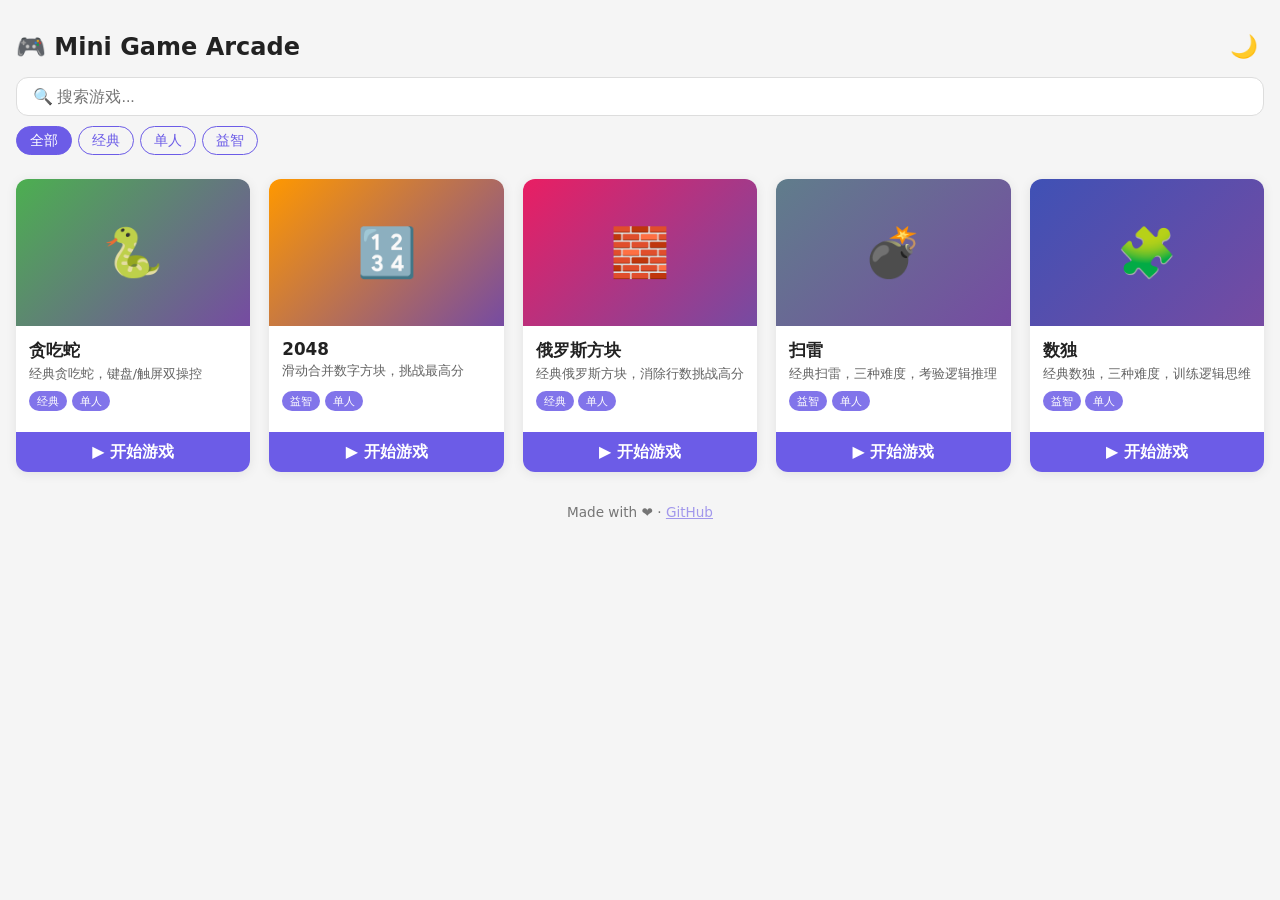
<file: index.html>
<!DOCTYPE html>
<html lang="zh-CN">
<head>
  <meta charset="UTF-8">
  <meta name="viewport" content="width=device-width, initial-scale=1.0">
  <title>🎮 Mini Game Arcade</title>
  <link rel="stylesheet" href="style.css">
</head>
<body>
  <header>
    <h1>🎮 Mini Game Arcade</h1>
    <button id="theme-toggle" aria-label="切换主题">🌙</button>
  </header>

  <div class="toolbar">
    <input type="search" id="search" placeholder="🔍 搜索游戏...">
    <div class="tags" id="tags"></div>
  </div>

  <main class="grid" id="game-grid"></main>

  <footer>Made with ❤️ · <a href="https://github.com/yuwl/Mini-Game-Arcade" target="_blank">GitHub</a></footer>

  <script src="app.js"></script>
</body>
</html>
</file>
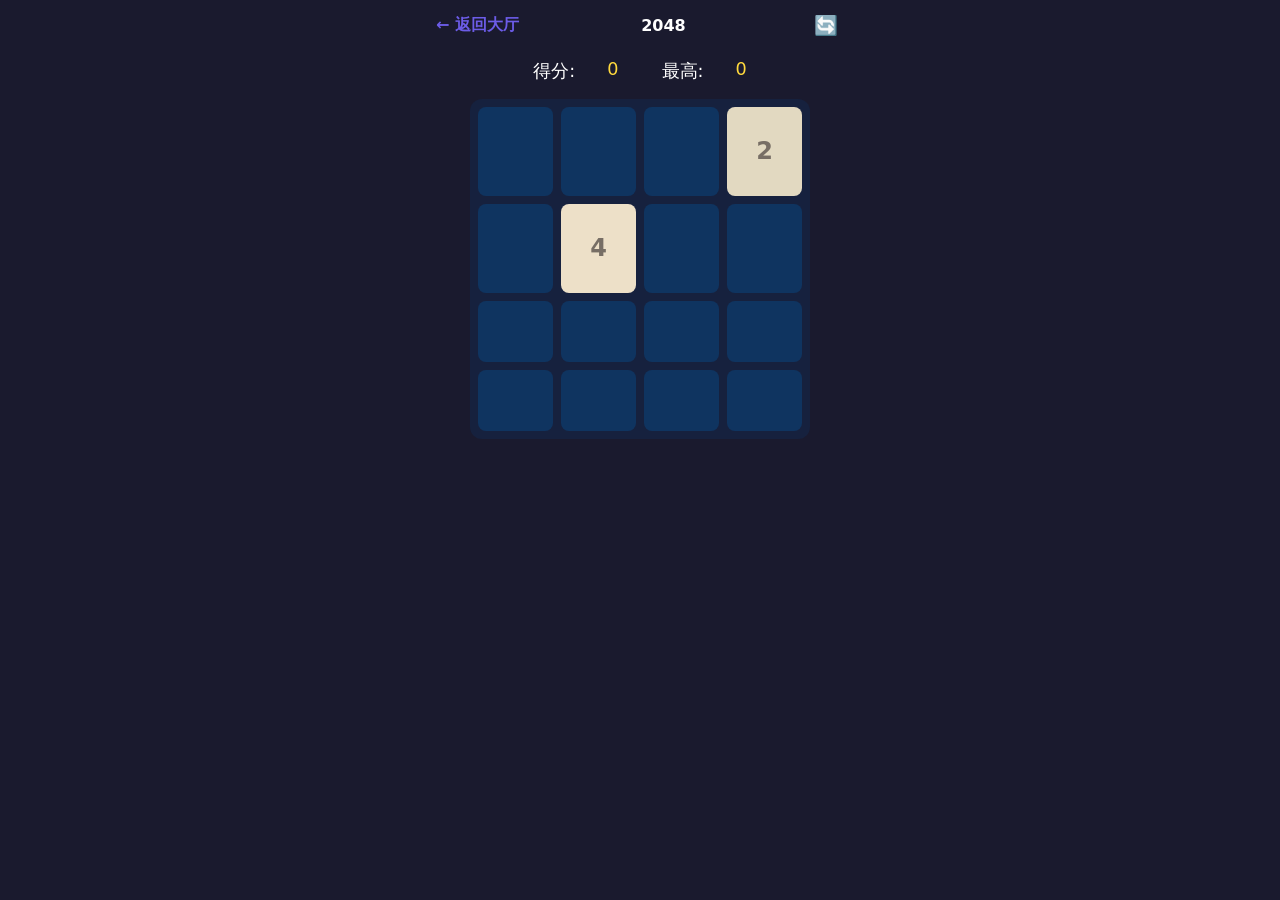
<file: games/2048/index.html>
<!DOCTYPE html>
<html lang="zh-CN">
<head>
  <meta charset="UTF-8">
  <meta name="viewport" content="width=device-width, initial-scale=1.0">
  <title>2048 - Mini Game Arcade</title>
  <style>
    * { margin: 0; box-sizing: border-box; }
    body {
      font-family: system-ui, sans-serif;
      background: #1a1a2e;
      color: #fff;
      min-height: 100vh;
      display: flex;
      flex-direction: column;
      align-items: center;
    }
    .top-bar {
      width: 100%; max-width: 440px;
      display: flex; justify-content: space-between; align-items: center;
      padding: .8rem 1rem;
    }
    .top-bar a { color: #6c5ce7; text-decoration: none; font-weight: 600; }
    .top-bar button {
      background: none; border: none; color: #fff; font-size: 1.2rem; cursor: pointer;
    }
    .score-bar {
      display: flex; gap: 2rem; justify-content: center;
      padding: .5rem; font-size: 1.1rem;
    }
    .score-bar span { color: #ffd93d; }
    .board {
      display: grid;
      grid-template-columns: repeat(4, 1fr);
      gap: 8px;
      background: #16213e;
      border-radius: 12px;
      padding: 8px;
      width: 340px; height: 340px;
      margin-top: .5rem;
      touch-action: none;
    }
    .tile {
      display: flex; align-items: center; justify-content: center;
      border-radius: 8px;
      font-size: 1.5rem;
      font-weight: 700;
      background: #0f3460;
      transition: all .1s;
    }
    .tile[data-value="2"] { background: #e2d9c1; color: #776e65; }
    .tile[data-value="4"] { background: #ede0c8; color: #776e65; }
    .tile[data-value="8"] { background: #f2b179; color: #fff; }
    .tile[data-value="16"] { background: #f59563; color: #fff; }
    .tile[data-value="32"] { background: #f67c5f; color: #fff; }
    .tile[data-value="64"] { background: #f65e3b; color: #fff; }
    .tile[data-value="128"] { background: #edcf72; color: #fff; font-size: 1.3rem; }
    .tile[data-value="256"] { background: #edcc61; color: #fff; font-size: 1.3rem; }
    .tile[data-value="512"] { background: #edc850; color: #fff; font-size: 1.3rem; }
    .tile[data-value="1024"] { background: #edc53f; color: #fff; font-size: 1.1rem; }
    .tile[data-value="2048"] { background: #edc22e; color: #fff; font-size: 1.1rem; }
    .msg {
      margin-top: 1rem;
      font-size: 1.2rem;
      min-height: 1.5rem;
      color: #ff6b6b;
    }
  </style>
</head>
<body>
  <div class="top-bar">
    <a href="../../">← 返回大厅</a>
    <strong>2048</strong>
    <button onclick="resetGame()">🔄</button>
  </div>
  <div class="score-bar">
    得分: <span id="score">0</span>
    &nbsp;&nbsp;最高: <span id="best">0</span>
  </div>
  <div class="board" id="board"></div>
  <div class="msg" id="msg"></div>

  <script>
    const boardEl = document.getElementById('board');
    const scoreEl = document.getElementById('score');
    const bestEl = document.getElementById('best');
    const msgEl = document.getElementById('msg');

    let grid, score, best, won;
    best = parseInt(localStorage.getItem('2048-best') || '0');
    bestEl.textContent = best;

    function resetGame() {
      grid = Array.from({length: 4}, () => Array(4).fill(0));
      score = 0; won = false;
      scoreEl.textContent = '0';
      msgEl.textContent = '';
      addRandom();
      addRandom();
      render();
    }

    function addRandom() {
      const empty = [];
      for (let r=0;r<4;r++) for (let c=0;c<4;c++) if (!grid[r][c]) empty.push({r,c});
      if (!empty.length) return;
      const {r,c} = empty[Math.floor(Math.random()*empty.length)];
      grid[r][c] = Math.random() < .9 ? 2 : 4;
    }

    function render() {
      boardEl.innerHTML = '';
      for (let r=0;r<4;r++) {
        for (let c=0;c<4;c++) {
          const tile = document.createElement('div');
          tile.className = 'tile';
          const v = grid[r][c];
          if (v) {
            tile.textContent = v;
            tile.dataset.value = v;
          }
          boardEl.appendChild(tile);
        }
      }
    }

    function slide(row) {
      let arr = row.filter(v => v);
      let merged = false;
      for (let i=0;i<arr.length-1;i++) {
        if (arr[i] === arr[i+1]) {
          arr[i] *= 2;
          score += arr[i];
          if (arr[i] === 2048 && !won) { won = true; msgEl.textContent = '🎉 你赢了！继续挑战？'; }
          arr.splice(i+1,1);
          merged = true;
        }
      }
      while (arr.length < 4) arr.push(0);
      return arr;
    }

    function move(direction) {
      let moved = false;
      const prev = JSON.stringify(grid);

      if (direction === 'left') {
        for (let r=0;r<4;r++) grid[r] = slide(grid[r]);
      } else if (direction === 'right') {
        for (let r=0;r<4;r++) grid[r] = slide(grid[r].reverse()).reverse();
      } else if (direction === 'up') {
        for (let c=0;c<4;c++) {
          let col = [grid[0][c],grid[1][c],grid[2][c],grid[3][c]];
          col = slide(col);
          for (let r=0;r<4;r++) grid[r][c] = col[r];
        }
      } else if (direction === 'down') {
        for (let c=0;c<4;c++) {
          let col = [grid[3][c],grid[2][c],grid[1][c],grid[0][c]];
          col = slide(col);
          for (let r=0;r<4;r++) grid[r][c] = col[3-r];
        }
      }

      if (JSON.stringify(grid) !== prev) {
        addRandom();
        render();
        scoreEl.textContent = score;
        if (score > best) {
          best = score;
          localStorage.setItem('2048-best', best);
          bestEl.textContent = best;
        }
        if (isGameOver()) msgEl.textContent = '游戏结束！';
      }
    }

    function isGameOver() {
      for (let r=0;r<4;r++) for (let c=0;c<4;c++) {
        if (!grid[r][c]) return false;
        if (c<3 && grid[r][c]===grid[r][c+1]) return false;
        if (r<3 && grid[r][c]===grid[r+1][c]) return false;
      }
      return true;
    }

    // 键盘
    document.addEventListener('keydown', e => {
      switch(e.key) {
        case 'ArrowLeft': case 'a': move('left'); break;
        case 'ArrowRight': case 'd': move('right'); break;
        case 'ArrowUp': case 'w': move('up'); break;
        case 'ArrowDown': case 's': move('down'); break;
      }
    });

    // 触屏
    let ts = null;
    boardEl.addEventListener('touchstart', e => {
      ts = {x: e.touches[0].clientX, y: e.touches[0].clientY};
    });
    boardEl.addEventListener('touchend', e => {
      if (!ts) return;
      const dx = e.changedTouches[0].clientX - ts.x;
      const dy = e.changedTouches[0].clientY - ts.y;
      if (Math.max(Math.abs(dx),Math.abs(dy)) < 30) return;
      if (Math.abs(dx) > Math.abs(dy)) {
        move(dx > 0 ? 'right' : 'left');
      } else {
        move(dy > 0 ? 'down' : 'up');
      }
      ts = null;
    });

    resetGame();
  </script>
</body>
</html>
</file>
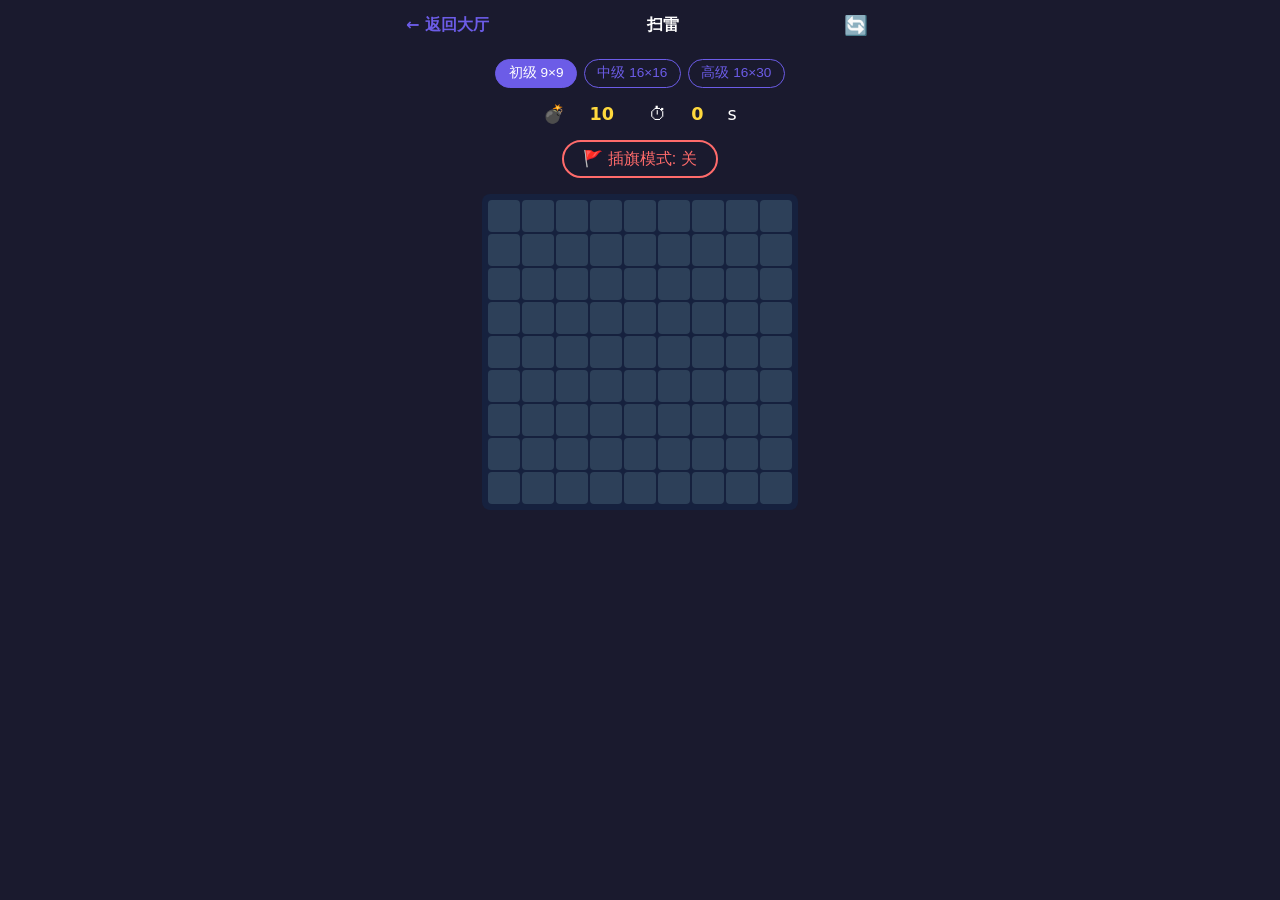
<file: games/minesweeper/index.html>
<!DOCTYPE html>
<html lang="zh-CN">
<head>
  <meta charset="UTF-8">
  <meta name="viewport" content="width=device-width, initial-scale=1.0">
  <title>扫雷 - Mini Game Arcade</title>
  <style>
    * { margin: 0; box-sizing: border-box; }
    body {
      font-family: system-ui, sans-serif;
      background: #1a1a2e;
      color: #fff;
      min-height: 100vh;
      display: flex;
      flex-direction: column;
      align-items: center;
      user-select: none;
    }
    .top-bar {
      width: 100%; max-width: 500px;
      display: flex; justify-content: space-between; align-items: center;
      padding: .8rem 1rem;
    }
    .top-bar a { color: #6c5ce7; text-decoration: none; font-weight: 600; }
    .top-bar button {
      background: none; border: none; color: #fff; font-size: 1.2rem; cursor: pointer;
    }
    .status-bar {
      display: flex; gap: 1.5rem; justify-content: center; align-items: center;
      padding: .5rem; font-size: 1.1rem;
    }
    .status-bar .val { color: #ffd93d; font-weight: 700; }
    .difficulty {
      display: flex; gap: .4rem; margin: .5rem 0;
    }
    .difficulty button {
      padding: .3rem .8rem; border-radius: 20px;
      border: 1px solid #6c5ce7; background: transparent;
      color: #6c5ce7; cursor: pointer; font-size: .85rem;
      transition: all .2s;
    }
    .difficulty button.active { background: #6c5ce7; color: #fff; }
    .flag-toggle {
      margin: .5rem 0;
      padding: .4rem 1.2rem; border-radius: 20px;
      border: 2px solid #ff6b6b; background: transparent;
      color: #ff6b6b; cursor: pointer; font-size: 1rem;
      transition: all .2s;
    }
    .flag-toggle.active { background: #ff6b6b; color: #fff; }
    .board {
      display: inline-grid;
      gap: 2px;
      background: #16213e;
      border-radius: 8px;
      padding: 6px;
      margin-top: .5rem;
    }
    .cell {
      width: 32px; height: 32px;
      display: flex; align-items: center; justify-content: center;
      border-radius: 4px;
      font-size: .85rem; font-weight: 700;
      cursor: pointer;
      transition: background .1s;
    }
    .cell.hidden { background: #2d4059; }
    .cell.hidden:hover { background: #3b5278; }
    .cell.revealed { background: #0f3460; }
    .cell.mine { background: #ff6b6b; }
    .cell.flagged::after { content: '🚩'; }
    .cell[data-n="1"] { color: #74b9ff; }
    .cell[data-n="2"] { color: #00b894; }
    .cell[data-n="3"] { color: #ff6b6b; }
    .cell[data-n="4"] { color: #a29bfe; }
    .cell[data-n="5"] { color: #fdcb6e; }
    .cell[data-n="6"] { color: #00cec9; }
    .cell[data-n="7"] { color: #e17055; }
    .cell[data-n="8"] { color: #dfe6e9; }
    .msg {
      margin-top: .8rem; font-size: 1.2rem;
      min-height: 1.8rem; text-align: center;
    }
    .msg.win { color: #00b894; }
    .msg.lose { color: #ff6b6b; }
    @media (max-width: 400px) {
      .cell { width: 26px; height: 26px; font-size: .75rem; }
    }
  </style>
</head>
<body>
  <div class="top-bar">
    <a href="../../">← 返回大厅</a>
    <strong>扫雷</strong>
    <button onclick="startGame()">🔄</button>
  </div>

  <div class="difficulty" id="diff">
    <button class="active" data-level="easy">初级 9×9</button>
    <button data-level="medium">中级 16×16</button>
    <button data-level="hard">高级 16×30</button>
  </div>

  <div class="status-bar">
    💣 <span class="val" id="mine-count">10</span>
    &nbsp;&nbsp;⏱ <span class="val" id="timer">0</span>s
  </div>

  <button class="flag-toggle" id="flag-btn" onclick="toggleFlagMode()">🚩 插旗模式: 关</button>

  <div class="board" id="board"></div>
  <div class="msg" id="msg"></div>

  <script>
    const LEVELS = {
      easy:   { rows: 9,  cols: 9,  mines: 10 },
      medium: { rows: 16, cols: 16, mines: 40 },
      hard:   { rows: 16, cols: 30, mines: 99 }
    };

    let level = 'easy', grid, revealed, flagged, mineSet;
    let rows, cols, totalMines, gameOver, won, firstClick, flagMode;
    let timerInterval, seconds;

    // 难度选择
    document.getElementById('diff').addEventListener('click', e => {
      if (e.target.tagName !== 'BUTTON') return;
      level = e.target.dataset.level;
      document.querySelectorAll('#diff button').forEach(b => b.classList.remove('active'));
      e.target.classList.add('active');
      startGame();
    });

    let flagBtn = document.getElementById('flag-btn');
    function toggleFlagMode() {
      flagMode = !flagMode;
      flagBtn.classList.toggle('active', flagMode);
      flagBtn.textContent = `🚩 插旗模式: ${flagMode ? '开' : '关'}`;
    }

    function startGame() {
      const cfg = LEVELS[level];
      rows = cfg.rows; cols = cfg.cols; totalMines = cfg.mines;
      grid = Array.from({length: rows}, () => Array(cols).fill(0));
      revealed = Array.from({length: rows}, () => Array(cols).fill(false));
      flagged = Array.from({length: rows}, () => Array(cols).fill(false));
      mineSet = new Set();
      gameOver = false; won = false; firstClick = true;
      flagMode = false;
      flagBtn.classList.remove('active');
      flagBtn.textContent = '🚩 插旗模式: 关';
      seconds = 0;
      clearInterval(timerInterval);
      document.getElementById('timer').textContent = '0';
      document.getElementById('mine-count').textContent = totalMines;
      document.getElementById('msg').textContent = '';
      document.getElementById('msg').className = 'msg';
      renderBoard();
    }

    function placeMines(safeR, safeC) {
      let placed = 0;
      while (placed < totalMines) {
        const r = Math.floor(Math.random() * rows);
        const c = Math.floor(Math.random() * cols);
        if (Math.abs(r - safeR) <= 1 && Math.abs(c - safeC) <= 1) continue;
        const key = r * cols + c;
        if (mineSet.has(key)) continue;
        mineSet.add(key);
        grid[r][c] = -1;
        placed++;
      }
      // 计算数字
      for (let r = 0; r < rows; r++) {
        for (let c = 0; c < cols; c++) {
          if (grid[r][c] === -1) continue;
          let count = 0;
          for (let dr = -1; dr <= 1; dr++) {
            for (let dc = -1; dc <= 1; dc++) {
              const nr = r+dr, nc = c+dc;
              if (nr >= 0 && nr < rows && nc >= 0 && nc < cols && grid[nr][nc] === -1) count++;
            }
          }
          grid[r][c] = count;
        }
      }
    }

    function renderBoard() {
      const board = document.getElementById('board');
      board.style.gridTemplateColumns = `repeat(${cols}, 1fr)`;
      board.innerHTML = '';
      for (let r = 0; r < rows; r++) {
        for (let c = 0; c < cols; c++) {
          const cell = document.createElement('div');
          cell.className = 'cell';
          cell.dataset.r = r;
          cell.dataset.c = c;
          updateCell(cell, r, c);
          cell.addEventListener('click', () => onCellClick(r, c));
          cell.addEventListener('contextmenu', e => { e.preventDefault(); onFlag(r, c); });
          // 长按插旗（移动端）
          let longPress;
          cell.addEventListener('touchstart', e => {
            longPress = setTimeout(() => { onFlag(r, c); longPress = -1; }, 400);
          });
          cell.addEventListener('touchend', e => {
            if (longPress === -1) { e.preventDefault(); } else { clearTimeout(longPress); }
          });
          board.appendChild(cell);
        }
      }
    }

    function updateCell(cell, r, c) {
      if (revealed[r][c]) {
        cell.classList.remove('hidden', 'flagged');
        cell.classList.add('revealed');
        if (grid[r][c] === -1) {
          cell.classList.add('mine');
          cell.textContent = '💣';
        } else if (grid[r][c] > 0) {
          cell.textContent = grid[r][c];
          cell.dataset.n = grid[r][c];
        } else {
          cell.textContent = '';
        }
      } else if (flagged[r][c]) {
        cell.className = 'cell hidden flagged';
        cell.textContent = '';
      } else {
        cell.className = 'cell hidden';
        cell.textContent = '';
      }
    }

    function getCell(r, c) {
      return document.querySelector(`.cell[data-r="${r}"][data-c="${c}"]`);
    }

    function onCellClick(r, c) {
      if (gameOver) return;
      if (flagMode) { onFlag(r, c); return; }
      if (flagged[r][c] || revealed[r][c]) return;

      if (firstClick) {
        firstClick = false;
        placeMines(r, c);
        timerInterval = setInterval(() => {
          seconds++;
          document.getElementById('timer').textContent = seconds;
        }, 1000);
      }

      if (grid[r][c] === -1) {
        // 踩雷
        revealAll();
        gameOver = true;
        clearInterval(timerInterval);
        document.getElementById('msg').textContent = '💥 踩到地雷了！';
        document.getElementById('msg').className = 'msg lose';
        return;
      }

      reveal(r, c);
      checkWin();
    }

    function reveal(r, c) {
      if (r < 0 || r >= rows || c < 0 || c >= cols) return;
      if (revealed[r][c] || flagged[r][c]) return;
      revealed[r][c] = true;
      updateCell(getCell(r, c), r, c);
      if (grid[r][c] === 0) {
        for (let dr = -1; dr <= 1; dr++)
          for (let dc = -1; dc <= 1; dc++)
            reveal(r+dr, c+dc);
      }
    }

    function onFlag(r, c) {
      if (gameOver || revealed[r][c]) return;
      flagged[r][c] = !flagged[r][c];
      updateCell(getCell(r, c), r, c);
      const flagCount = flagged.flat().filter(Boolean).length;
      document.getElementById('mine-count').textContent = totalMines - flagCount;
    }

    function revealAll() {
      for (let r = 0; r < rows; r++) {
        for (let c = 0; c < cols; c++) {
          revealed[r][c] = true;
          updateCell(getCell(r, c), r, c);
        }
      }
    }

    function checkWin() {
      let unrevealed = 0;
      for (let r = 0; r < rows; r++)
        for (let c = 0; c < cols; c++)
          if (!revealed[r][c]) unrevealed++;
      if (unrevealed === totalMines) {
        gameOver = true; won = true;
        clearInterval(timerInterval);
        document.getElementById('msg').textContent = `🎉 恭喜通关！用时 ${seconds} 秒`;
        document.getElementById('msg').className = 'msg win';
        // 自动插旗所有雷
        for (let r = 0; r < rows; r++)
          for (let c = 0; c < cols; c++)
            if (!revealed[r][c]) {
              flagged[r][c] = true;
              updateCell(getCell(r, c), r, c);
            }
        document.getElementById('mine-count').textContent = '0';
      }
    }

    startGame();
  </script>
</body>
</html>
</file>
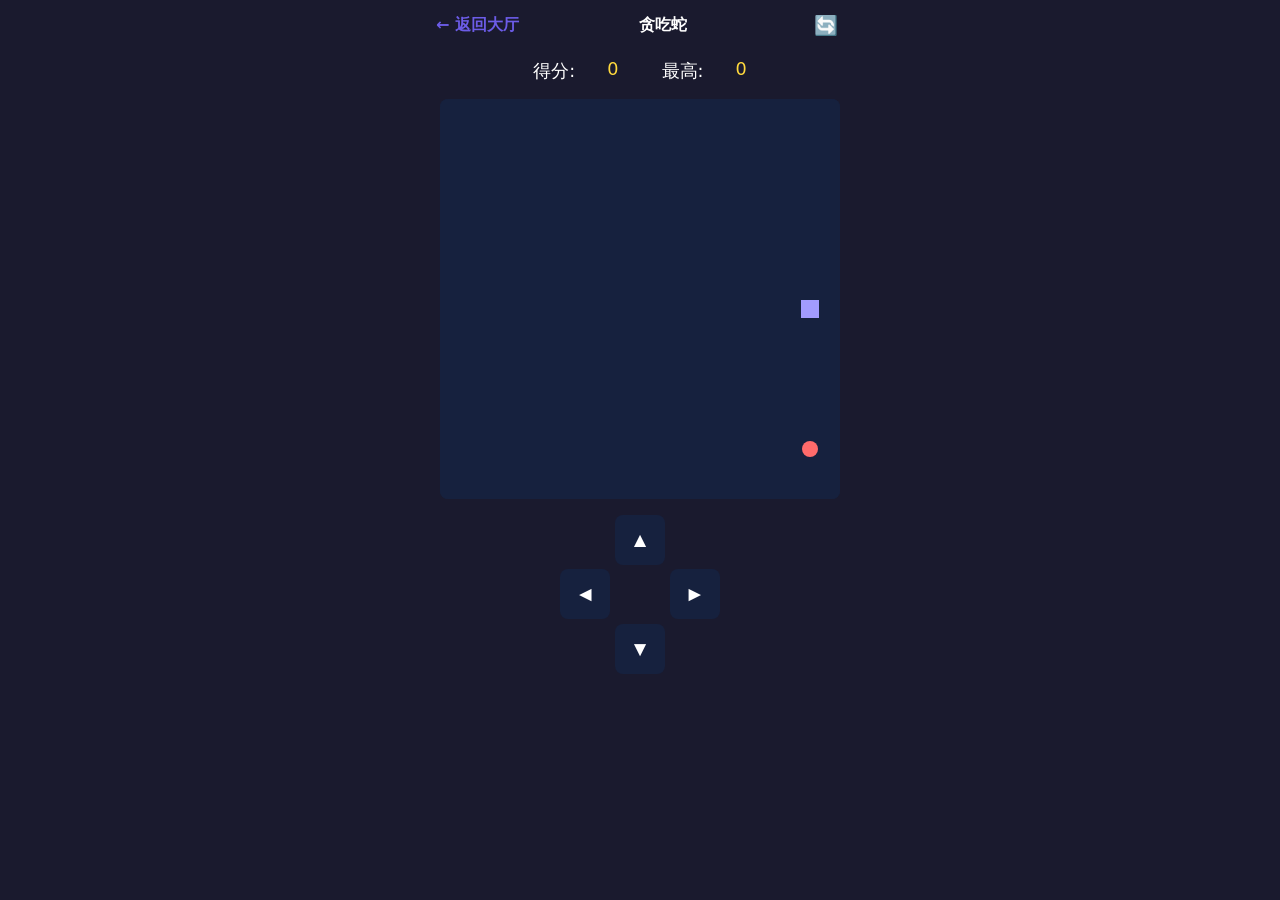
<file: games/snake/index.html>
<!DOCTYPE html>
<html lang="zh-CN">
<head>
  <meta charset="UTF-8">
  <meta name="viewport" content="width=device-width, initial-scale=1.0">
  <title>贪吃蛇 - Mini Game Arcade</title>
  <style>
    * { margin: 0; box-sizing: border-box; }
    body {
      font-family: system-ui, sans-serif;
      background: #1a1a2e;
      color: #fff;
      min-height: 100vh;
      display: flex;
      flex-direction: column;
      align-items: center;
    }
    .top-bar {
      width: 100%; max-width: 440px;
      display: flex; justify-content: space-between; align-items: center;
      padding: .8rem 1rem;
    }
    .top-bar a { color: #6c5ce7; text-decoration: none; font-weight: 600; }
    .top-bar button {
      background: none; border: none; color: #fff; font-size: 1.2rem; cursor: pointer;
    }
    .score-bar {
      display: flex; gap: 2rem; justify-content: center;
      padding: .5rem; font-size: 1.1rem;
    }
    .score-bar span { color: #ffd93d; }
    canvas {
      display: block;
      background: #16213e;
      border-radius: 8px;
      margin-top: .5rem;
      max-width: 100%;
    }
    .controls {
      margin-top: 1rem;
      display: grid;
      grid-template-areas: ". up ." "left . right" ". down .";
      gap: .3rem;
    }
    .controls button {
      width: 50px; height: 50px;
      border: none; border-radius: 8px;
      background: #16213e; color: #fff;
      font-size: 1.3rem; cursor: pointer;
    }
    .controls button:active { background: #6c5ce7; }
    .btn-up { grid-area: up; }
    .btn-down { grid-area: down; }
    .btn-left { grid-area: left; }
    .btn-right { grid-area: right; }
    .game-over {
      position: absolute; top: 50%; left: 50%; transform: translate(-50%,-50%);
      background: rgba(0,0,0,.85); padding: 2rem; border-radius: 12px;
      text-align: center; display: none;
    }
    .game-over h2 { margin-bottom: 1rem; color: #ff6b6b; }
    .game-over button {
      padding: .5rem 1.5rem; border: none; border-radius: 8px;
      background: #6c5ce7; color: #fff; font-size: 1rem; cursor: pointer;
    }
  </style>
</head>
<body>
  <div class="top-bar">
    <a href="../../">← 返回大厅</a>
    <strong>贪吃蛇</strong>
    <button onclick="resetGame()">🔄</button>
  </div>
  <div class="score-bar">
    得分: <span id="score">0</span>
    &nbsp;&nbsp;最高: <span id="best">0</span>
  </div>
  <div style="position:relative">
    <canvas id="canvas" width="400" height="400"></canvas>
    <div class="game-over" id="game-over">
      <h2>游戏结束!</h2>
      <p>得分: <span id="final-score">0</span></p>
      <br>
      <button onclick="resetGame()">再来一局</button>
    </div>
  </div>
  <div class="controls">
    <button class="btn-up" onclick="setDir(0,-1)">▲</button>
    <button class="btn-left" onclick="setDir(-1,0)">◄</button>
    <button class="btn-right" onclick="setDir(1,0)">►</button>
    <button class="btn-down" onclick="setDir(0,1)">▼</button>
  </div>

  <script>
    const canvas = document.getElementById('canvas');
    const ctx = canvas.getContext('2d');
    const SIZE = 20;
    const COLS = canvas.width / SIZE;
    const ROWS = canvas.height / SIZE;

    let snake, food, dir, nextDir, score, best, gameOver, interval;

    best = parseInt(localStorage.getItem('snake-best') || '0');
    document.getElementById('best').textContent = best;

    function resetGame() {
      snake = [{x: 10, y: 10}];
      dir = {x: 1, y: 0};
      nextDir = {x: 1, y: 0};
      score = 0;
      gameOver = false;
      document.getElementById('score').textContent = '0';
      document.getElementById('game-over').style.display = 'none';
      placeFood();
      if (interval) clearInterval(interval);
      interval = setInterval(tick, 120);
    }

    function placeFood() {
      do {
        food = {x: Math.floor(Math.random()*COLS), y: Math.floor(Math.random()*ROWS)};
      } while (snake.some(s => s.x === food.x && s.y === food.y));
    }

    function setDir(x, y) {
      if (x === -dir.x && y === -dir.y) return;
      nextDir = {x, y};
    }

    function tick() {
      if (gameOver) return;
      dir = nextDir;
      const head = {x: snake[0].x + dir.x, y: snake[0].y + dir.y};

      if (head.x < 0 || head.x >= COLS || head.y < 0 || head.y >= ROWS ||
          snake.some(s => s.x === head.x && s.y === head.y)) {
        gameOver = true;
        clearInterval(interval);
        document.getElementById('final-score').textContent = score;
        document.getElementById('game-over').style.display = 'block';
        if (score > best) {
          best = score;
          localStorage.setItem('snake-best', best);
          document.getElementById('best').textContent = best;
        }
        return;
      }

      snake.unshift(head);
      if (head.x === food.x && head.y === food.y) {
        score++;
        document.getElementById('score').textContent = score;
        placeFood();
      } else {
        snake.pop();
      }
      draw();
    }

    function draw() {
      ctx.fillStyle = '#16213e';
      ctx.fillRect(0, 0, canvas.width, canvas.height);

      ctx.fillStyle = '#6c5ce7';
      snake.forEach((s, i) => {
        ctx.fillStyle = i === 0 ? '#a29bfe' : '#6c5ce7';
        ctx.fillRect(s.x*SIZE+1, s.y*SIZE+1, SIZE-2, SIZE-2);
      });

      ctx.fillStyle = '#ff6b6b';
      ctx.beginPath();
      ctx.arc(food.x*SIZE+SIZE/2, food.y*SIZE+SIZE/2, SIZE/2-2, 0, Math.PI*2);
      ctx.fill();
    }

    // 键盘控制
    document.addEventListener('keydown', e => {
      switch(e.key) {
        case 'ArrowUp': case 'w': setDir(0,-1); break;
        case 'ArrowDown': case 's': setDir(0,1); break;
        case 'ArrowLeft': case 'a': setDir(-1,0); break;
        case 'ArrowRight': case 'd': setDir(1,0); break;
      }
    });

    // 触屏滑动
    let touchStart = null;
    canvas.addEventListener('touchstart', e => {
      touchStart = {x: e.touches[0].clientX, y: e.touches[0].clientY};
    });
    canvas.addEventListener('touchend', e => {
      if (!touchStart) return;
      const dx = e.changedTouches[0].clientX - touchStart.x;
      const dy = e.changedTouches[0].clientY - touchStart.y;
      if (Math.abs(dx) > Math.abs(dy)) {
        setDir(dx > 0 ? 1 : -1, 0);
      } else {
        setDir(0, dy > 0 ? 1 : -1);
      }
      touchStart = null;
    });

    resetGame();
  </script>
</body>
</html>
</file>
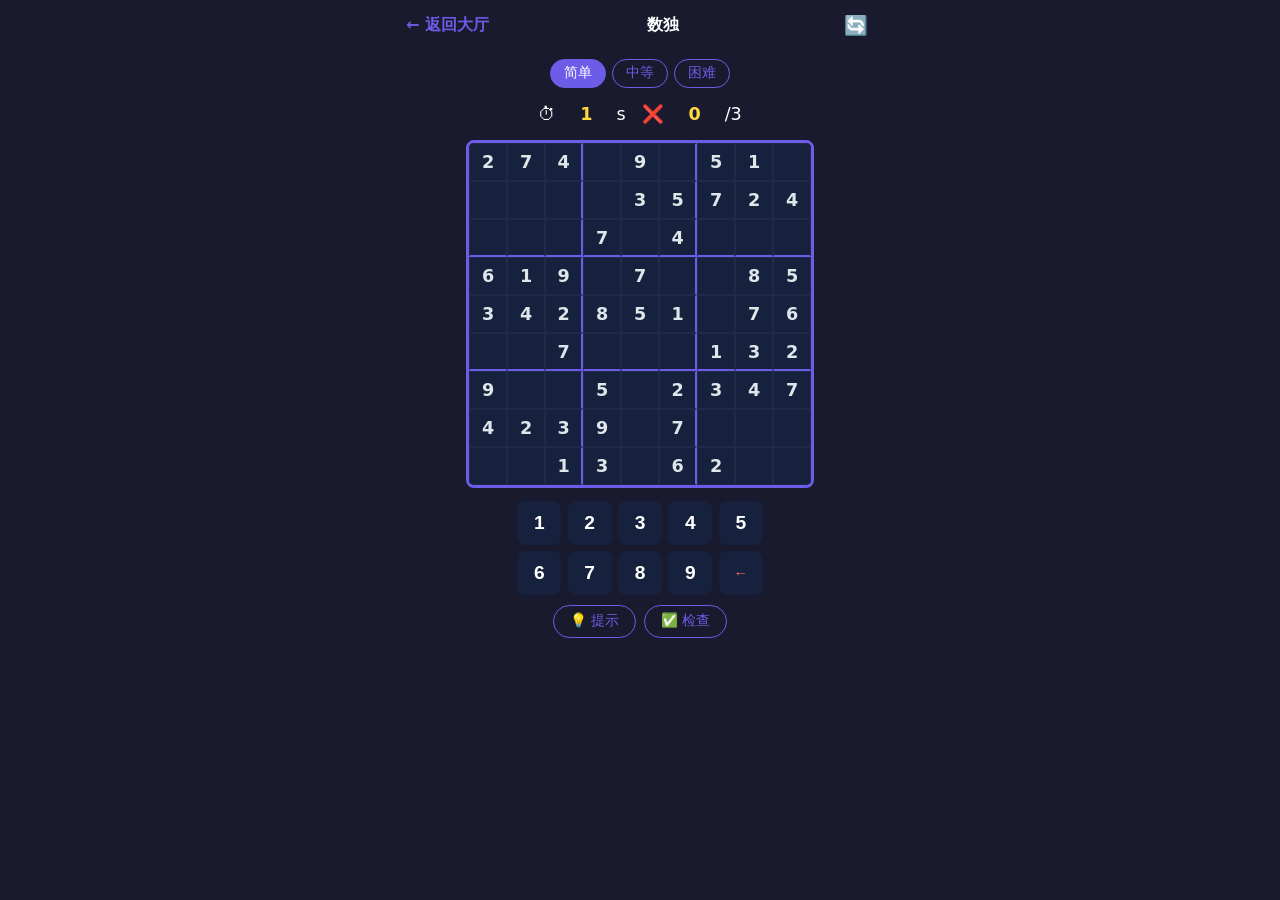
<file: games/sudoku/index.html>
<!DOCTYPE html>
<html lang="zh-CN">
<head>
  <meta charset="UTF-8">
  <meta name="viewport" content="width=device-width, initial-scale=1.0">
  <title>数独 - Mini Game Arcade</title>
  <style>
    * { margin: 0; box-sizing: border-box; }
    body {
      font-family: system-ui, sans-serif;
      background: #1a1a2e;
      color: #fff;
      min-height: 100vh;
      display: flex;
      flex-direction: column;
      align-items: center;
      user-select: none;
    }
    .top-bar {
      width: 100%; max-width: 500px;
      display: flex; justify-content: space-between; align-items: center;
      padding: .8rem 1rem;
    }
    .top-bar a { color: #6c5ce7; text-decoration: none; font-weight: 600; }
    .top-bar button {
      background: none; border: none; color: #fff; font-size: 1.2rem; cursor: pointer;
    }
    .difficulty {
      display: flex; gap: .4rem; margin: .5rem 0;
    }
    .difficulty button {
      padding: .3rem .8rem; border-radius: 20px;
      border: 1px solid #6c5ce7; background: transparent;
      color: #6c5ce7; cursor: pointer; font-size: .85rem;
      transition: all .2s;
    }
    .difficulty button.active { background: #6c5ce7; color: #fff; }
    .status-bar {
      display: flex; gap: 1.5rem; justify-content: center; align-items: center;
      padding: .5rem; font-size: 1.1rem;
    }
    .status-bar .val { color: #ffd93d; font-weight: 700; }
    .board {
      display: grid;
      grid-template-columns: repeat(9, 1fr);
      gap: 0;
      background: #0f3460;
      border: 3px solid #6c5ce7;
      border-radius: 8px;
      overflow: hidden;
      margin-top: .5rem;
    }
    .cell {
      width: 38px; height: 38px;
      display: flex; align-items: center; justify-content: center;
      font-size: 1.1rem; font-weight: 700;
      cursor: pointer;
      background: #16213e;
      border: 1px solid #1e2a47;
      transition: background .15s;
    }
    .cell:hover { background: #2d4059; }
    .cell.selected { background: #6c5ce7 !important; color: #fff; }
    .cell.highlight { background: #1e3a5f; }
    .cell.same-num { background: #2a4a6b; }
    .cell.given { color: #dfe6e9; }
    .cell.user { color: #74b9ff; }
    .cell.error { color: #ff6b6b !important; }
    /* 3x3 宫格粗线 */
    .cell.br-thick { border-right: 2px solid #6c5ce7; }
    .cell.bb-thick { border-bottom: 2px solid #6c5ce7; }
    .numpad {
      display: grid;
      grid-template-columns: repeat(5, 1fr);
      gap: .4rem;
      margin-top: .8rem;
    }
    .numpad button {
      width: 44px; height: 44px;
      border: none; border-radius: 8px;
      background: #16213e; color: #fff;
      font-size: 1.2rem; font-weight: 700;
      cursor: pointer; transition: background .15s;
    }
    .numpad button:hover { background: #2d4059; }
    .numpad button:active { background: #6c5ce7; }
    .numpad button.erase { font-size: .9rem; color: #ff6b6b; }
    .actions {
      display: flex; gap: .5rem; margin-top: .6rem;
    }
    .actions button {
      padding: .4rem 1rem; border-radius: 20px;
      border: 1px solid #6c5ce7; background: transparent;
      color: #6c5ce7; cursor: pointer; font-size: .85rem;
      transition: all .2s;
    }
    .actions button:hover { background: #6c5ce7; color: #fff; }
    .msg {
      margin-top: .8rem; font-size: 1.2rem;
      min-height: 1.8rem; text-align: center;
    }
    .msg.win { color: #00b894; }
    @media (max-width: 400px) {
      .cell { width: 32px; height: 32px; font-size: .95rem; }
      .numpad button { width: 38px; height: 38px; font-size: 1rem; }
    }
  </style>
</head>
<body>
  <div class="top-bar">
    <a href="../../">← 返回大厅</a>
    <strong>数独</strong>
    <button onclick="newGame()">🔄</button>
  </div>

  <div class="difficulty" id="diff">
    <button class="active" data-level="easy">简单</button>
    <button data-level="medium">中等</button>
    <button data-level="hard">困难</button>
  </div>

  <div class="status-bar">
    ⏱ <span class="val" id="timer">0</span>s
    &nbsp;&nbsp;❌ <span class="val" id="errors">0</span>/3
  </div>

  <div class="board" id="board"></div>

  <div class="numpad" id="numpad"></div>

  <div class="actions">
    <button onclick="giveHint()">💡 提示</button>
    <button onclick="checkBoard()">✅ 检查</button>
  </div>

  <div class="msg" id="msg"></div>

  <script>
    const REMOVE = { easy: 35, medium: 45, hard: 55 };
    let level = 'easy';
    let solution = [], puzzle = [], userGrid = [];
    let selectedR = -1, selectedC = -1;
    let errors = 0, maxErrors = 3, gameOver = false;
    let timerInterval, seconds = 0;

    // 难度选择
    document.getElementById('diff').addEventListener('click', e => {
      if (e.target.tagName !== 'BUTTON') return;
      level = e.target.dataset.level;
      document.querySelectorAll('#diff button').forEach(b => b.classList.remove('active'));
      e.target.classList.add('active');
      newGame();
    });

    // 生成合法数独终盘
    function generateSolution() {
      const board = Array.from({length: 9}, () => Array(9).fill(0));
      fillBoard(board);
      return board;
    }

    function fillBoard(board) {
      for (let r = 0; r < 9; r++) {
        for (let c = 0; c < 9; c++) {
          if (board[r][c] !== 0) continue;
          const nums = shuffle([1,2,3,4,5,6,7,8,9]);
          for (const n of nums) {
            if (isValid(board, r, c, n)) {
              board[r][c] = n;
              if (fillBoard(board)) return true;
              board[r][c] = 0;
            }
          }
          return false;
        }
      }
      return true;
    }

    function isValid(board, r, c, n) {
      for (let i = 0; i < 9; i++) {
        if (board[r][i] === n) return false;
        if (board[i][c] === n) return false;
      }
      const br = Math.floor(r/3)*3, bc = Math.floor(c/3)*3;
      for (let dr = 0; dr < 3; dr++)
        for (let dc = 0; dc < 3; dc++)
          if (board[br+dr][bc+dc] === n) return false;
      return true;
    }

    function shuffle(arr) {
      for (let i = arr.length-1; i > 0; i--) {
        const j = Math.floor(Math.random()*(i+1));
        [arr[i], arr[j]] = [arr[j], arr[i]];
      }
      return arr;
    }

    function makePuzzle(sol, remove) {
      const p = sol.map(r => [...r]);
      const cells = shuffle([...Array(81).keys()]);
      let removed = 0;
      for (const idx of cells) {
        if (removed >= remove) break;
        p[Math.floor(idx/9)][idx%9] = 0;
        removed++;
      }
      return p;
    }

    function newGame() {
      solution = generateSolution();
      puzzle = makePuzzle(solution, REMOVE[level]);
      userGrid = puzzle.map(r => [...r]);
      selectedR = -1; selectedC = -1;
      errors = 0; gameOver = false; seconds = 0;
      clearInterval(timerInterval);
      timerInterval = setInterval(() => {
        if (!gameOver) { seconds++; document.getElementById('timer').textContent = seconds; }
      }, 1000);
      document.getElementById('timer').textContent = '0';
      document.getElementById('errors').textContent = '0';
      document.getElementById('msg').textContent = '';
      document.getElementById('msg').className = 'msg';
      renderBoard();
      renderNumpad();
    }

    function renderBoard() {
      const board = document.getElementById('board');
      board.innerHTML = '';
      for (let r = 0; r < 9; r++) {
        for (let c = 0; c < 9; c++) {
          const cell = document.createElement('div');
          cell.className = 'cell';
          if ((c+1) % 3 === 0 && c < 8) cell.classList.add('br-thick');
          if ((r+1) % 3 === 0 && r < 8) cell.classList.add('bb-thick');

          const isGiven = puzzle[r][c] !== 0;
          const val = userGrid[r][c];

          if (val) cell.textContent = val;
          cell.classList.add(isGiven ? 'given' : 'user');

          // 高亮
          if (r === selectedR && c === selectedC) {
            cell.classList.add('selected');
          } else if (selectedR >= 0) {
            if (r === selectedR || c === selectedC ||
                (Math.floor(r/3) === Math.floor(selectedR/3) && Math.floor(c/3) === Math.floor(selectedC/3))) {
              cell.classList.add('highlight');
            }
            const selVal = userGrid[selectedR][selectedC];
            if (selVal && val === selVal) cell.classList.add('same-num');
          }

          // 错误标记
          if (!isGiven && val && val !== solution[r][c]) cell.classList.add('error');

          cell.addEventListener('click', () => {
            if (gameOver) return;
            selectedR = r; selectedC = c;
            renderBoard();
          });
          board.appendChild(cell);
        }
      }
    }

    function renderNumpad() {
      const pad = document.getElementById('numpad');
      pad.innerHTML = '';
      for (let n = 1; n <= 9; n++) {
        const btn = document.createElement('button');
        btn.textContent = n;
        btn.addEventListener('click', () => placeNumber(n));
        pad.appendChild(btn);
      }
      const erase = document.createElement('button');
      erase.textContent = '←';
      erase.className = 'erase';
      erase.addEventListener('click', () => placeNumber(0));
      pad.appendChild(erase);
    }

    function placeNumber(n) {
      if (gameOver || selectedR < 0) return;
      if (puzzle[selectedR][selectedC] !== 0) return; // given cell

      if (n === 0) {
        userGrid[selectedR][selectedC] = 0;
        renderBoard();
        return;
      }

      userGrid[selectedR][selectedC] = n;
      if (n !== solution[selectedR][selectedC]) {
        errors++;
        document.getElementById('errors').textContent = errors;
        if (errors >= maxErrors) {
          gameOver = true;
          clearInterval(timerInterval);
          document.getElementById('msg').textContent = '💥 错误次数过多，游戏结束！';
          document.getElementById('msg').className = 'msg';
          // 显示答案
          userGrid = solution.map(r => [...r]);
        }
      }

      renderBoard();
      checkComplete();
    }

    function checkComplete() {
      for (let r = 0; r < 9; r++)
        for (let c = 0; c < 9; c++)
          if (userGrid[r][c] !== solution[r][c]) return;
      gameOver = true;
      clearInterval(timerInterval);
      document.getElementById('msg').textContent = `🎉 恭喜完成！用时 ${seconds} 秒`;
      document.getElementById('msg').className = 'msg win';
    }

    function giveHint() {
      if (gameOver) return;
      const empty = [];
      for (let r = 0; r < 9; r++)
        for (let c = 0; c < 9; c++)
          if (userGrid[r][c] !== solution[r][c]) empty.push({r,c});
      if (!empty.length) return;
      const {r,c} = empty[Math.floor(Math.random()*empty.length)];
      userGrid[r][c] = solution[r][c];
      selectedR = r; selectedC = c;
      renderBoard();
      checkComplete();
    }

    function checkBoard() {
      if (gameOver) return;
      let allCorrect = true;
      for (let r = 0; r < 9; r++)
        for (let c = 0; c < 9; c++)
          if (userGrid[r][c] && userGrid[r][c] !== solution[r][c]) allCorrect = false;
      document.getElementById('msg').textContent = allCorrect ? '✅ 目前填写全部正确！' : '❌ 有错误，请检查红色数字';
      document.getElementById('msg').className = 'msg' + (allCorrect ? ' win' : '');
      renderBoard();
    }

    // 键盘支持
    document.addEventListener('keydown', e => {
      if (gameOver) return;
      const n = parseInt(e.key);
      if (n >= 1 && n <= 9) { placeNumber(n); return; }
      if (e.key === 'Backspace' || e.key === 'Delete') { placeNumber(0); return; }
      if (selectedR < 0) return;
      switch(e.key) {
        case 'ArrowUp': if (selectedR > 0) { selectedR--; renderBoard(); } break;
        case 'ArrowDown': if (selectedR < 8) { selectedR++; renderBoard(); } break;
        case 'ArrowLeft': if (selectedC > 0) { selectedC--; renderBoard(); } break;
        case 'ArrowRight': if (selectedC < 8) { selectedC++; renderBoard(); } break;
      }
    });

    newGame();
  </script>
</body>
</html>
</file>
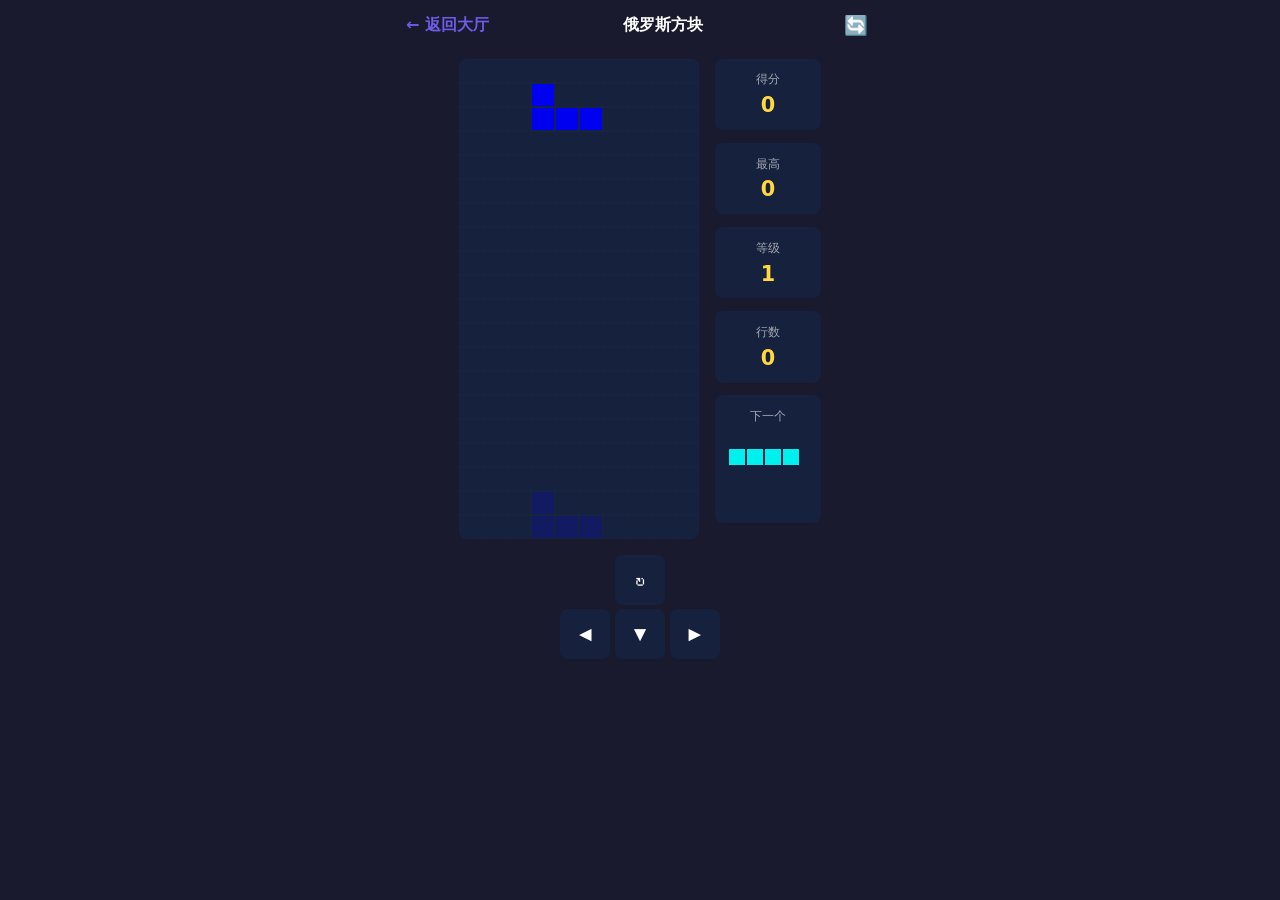
<file: games/tetris/index.html>
<!DOCTYPE html>
<html lang="zh-CN">
<head>
  <meta charset="UTF-8">
  <meta name="viewport" content="width=device-width, initial-scale=1.0">
  <title>俄罗斯方块 - Mini Game Arcade</title>
  <style>
    * { margin: 0; box-sizing: border-box; }
    body {
      font-family: system-ui, sans-serif;
      background: #1a1a2e;
      color: #fff;
      min-height: 100vh;
      display: flex;
      flex-direction: column;
      align-items: center;
    }
    .top-bar {
      width: 100%; max-width: 500px;
      display: flex; justify-content: space-between; align-items: center;
      padding: .8rem 1rem;
    }
    .top-bar a { color: #6c5ce7; text-decoration: none; font-weight: 600; }
    .top-bar button {
      background: none; border: none; color: #fff; font-size: 1.2rem; cursor: pointer;
    }
    .game-area {
      display: flex; gap: 1rem; align-items: flex-start; margin-top: .5rem;
    }
    canvas {
      display: block;
      background: #16213e;
      border-radius: 8px;
    }
    .side-panel {
      display: flex; flex-direction: column; gap: .8rem;
    }
    .info-box {
      background: #16213e; border-radius: 8px; padding: .8rem;
      text-align: center; min-width: 100px;
    }
    .info-box label { font-size: .75rem; opacity: .6; display: block; margin-bottom: .3rem; }
    .info-box .value { font-size: 1.3rem; color: #ffd93d; font-weight: 700; }
    .next-box canvas { background: #16213e; border-radius: 8px; }
    .controls {
      margin-top: 1rem;
      display: grid;
      grid-template-areas: ". up ." "left down right";
      gap: .3rem;
    }
    .controls button {
      width: 50px; height: 50px;
      border: none; border-radius: 8px;
      background: #16213e; color: #fff;
      font-size: 1.3rem; cursor: pointer;
    }
    .controls button:active { background: #6c5ce7; }
    .btn-up { grid-area: up; }
    .btn-down { grid-area: down; }
    .btn-left { grid-area: left; }
    .btn-right { grid-area: right; }
    .overlay {
      position: absolute; top: 0; left: 0; width: 100%; height: 100%;
      background: rgba(0,0,0,.8); display: flex; flex-direction: column;
      align-items: center; justify-content: center; border-radius: 8px;
    }
    .overlay.hidden { display: none; }
    .overlay h2 { margin-bottom: .5rem; color: #ff6b6b; }
    .overlay p { margin-bottom: 1rem; }
    .overlay button {
      padding: .5rem 1.5rem; border: none; border-radius: 8px;
      background: #6c5ce7; color: #fff; font-size: 1rem; cursor: pointer;
    }
    @media (max-width: 480px) {
      .game-area { flex-direction: column; align-items: center; }
      .side-panel { flex-direction: row; flex-wrap: wrap; justify-content: center; }
    }
  </style>
</head>
<body>
  <div class="top-bar">
    <a href="../../">← 返回大厅</a>
    <strong>俄罗斯方块</strong>
    <button onclick="restartGame()">🔄</button>
  </div>

  <div class="game-area">
    <div style="position:relative">
      <canvas id="board" width="240" height="480"></canvas>
      <div class="overlay hidden" id="overlay">
        <h2>游戏结束!</h2>
        <p>得分: <span id="final-score">0</span></p>
        <button onclick="restartGame()">再来一局</button>
      </div>
    </div>
    <div class="side-panel">
      <div class="info-box">
        <label>得分</label>
        <div class="value" id="score">0</div>
      </div>
      <div class="info-box">
        <label>最高</label>
        <div class="value" id="best">0</div>
      </div>
      <div class="info-box">
        <label>等级</label>
        <div class="value" id="level">1</div>
      </div>
      <div class="info-box">
        <label>行数</label>
        <div class="value" id="lines">0</div>
      </div>
      <div class="info-box">
        <label>下一个</label>
        <canvas id="next" width="80" height="80"></canvas>
      </div>
    </div>
  </div>

  <div class="controls">
    <button class="btn-up" onclick="rotatePiece()">↻</button>
    <button class="btn-left" onclick="moveLeft()">◄</button>
    <button class="btn-down" onclick="hardDrop()">▼</button>
    <button class="btn-right" onclick="moveRight()">►</button>
  </div>

  <script>
    const COLS = 10, ROWS = 20, SZ = 24;
    const canvas = document.getElementById('board');
    const ctx = canvas.getContext('2d');
    const nextCanvas = document.getElementById('next');
    const nextCtx = nextCanvas.getContext('2d');

    const COLORS = ['#00f0f0','#0000f0','#f0a000','#f0f000','#00f000','#a000f0','#f00000'];

    const SHAPES = [
      [[1,1,1,1]],
      [[1,0,0],[1,1,1]],
      [[0,0,1],[1,1,1]],
      [[1,1],[1,1]],
      [[0,1,1],[1,1,0]],
      [[0,1,0],[1,1,1]],
      [[1,1,0],[0,1,1]]
    ];

    let board, current, next, score, best, lines, level, gameOver, dropInterval, timer, dropCounter, lastTime;

    best = parseInt(localStorage.getItem('tetris-best') || '0');
    document.getElementById('best').textContent = best;

    function createBoard() {
      return Array.from({length: ROWS}, () => Array(COLS).fill(0));
    }

    function newPiece(shape, colorIdx) {
      return {
        shape: shape.map(r => [...r]),
        color: colorIdx,
        x: Math.floor((COLS - shape[0].length) / 2),
        y: 0
      };
    }

    function randomPiece() {
      const i = Math.floor(Math.random() * SHAPES.length);
      return newPiece(SHAPES[i], i);
    }

    function collides(piece, dx, dy, shape) {
      shape = shape || piece.shape;
      for (let r = 0; r < shape.length; r++) {
        for (let c = 0; c < shape[r].length; c++) {
          if (!shape[r][c]) continue;
          const nx = piece.x + c + dx;
          const ny = piece.y + r + dy;
          if (nx < 0 || nx >= COLS || ny >= ROWS) return true;
          if (ny >= 0 && board[ny][nx]) return true;
        }
      }
      return false;
    }

    function lock() {
      for (let r = 0; r < current.shape.length; r++) {
        for (let c = 0; c < current.shape[r].length; c++) {
          if (!current.shape[r][c]) continue;
          const y = current.y + r;
          if (y < 0) { endGame(); return; }
          board[y][current.x + c] = current.color + 1;
        }
      }
      clearLines();
      current = next;
      next = randomPiece();
      drawNext();
      if (collides(current, 0, 0)) endGame();
    }

    function clearLines() {
      let cleared = 0;
      for (let r = ROWS - 1; r >= 0; r--) {
        if (board[r].every(v => v)) {
          board.splice(r, 1);
          board.unshift(Array(COLS).fill(0));
          cleared++;
          r++;
        }
      }
      if (cleared) {
        const pts = [0, 100, 300, 500, 800];
        score += pts[cleared] * level;
        lines += cleared;
        level = Math.floor(lines / 10) + 1;
        dropInterval = Math.max(100, 1000 - (level - 1) * 80);
        document.getElementById('score').textContent = score;
        document.getElementById('lines').textContent = lines;
        document.getElementById('level').textContent = level;
        if (score > best) {
          best = score;
          localStorage.setItem('tetris-best', best);
          document.getElementById('best').textContent = best;
        }
      }
    }

    function rotate(shape) {
      const rows = shape.length, cols = shape[0].length;
      const rotated = Array.from({length: cols}, () => Array(rows).fill(0));
      for (let r = 0; r < rows; r++)
        for (let c = 0; c < cols; c++)
          rotated[c][rows - 1 - r] = shape[r][c];
      return rotated;
    }

    function rotatePiece() {
      if (gameOver) return;
      const rotated = rotate(current.shape);
      if (!collides(current, 0, 0, rotated)) {
        current.shape = rotated;
      } else if (!collides(current, 1, 0, rotated)) {
        current.x++; current.shape = rotated;
      } else if (!collides(current, -1, 0, rotated)) {
        current.x--; current.shape = rotated;
      }
    }

    function moveLeft() { if (!gameOver && !collides(current, -1, 0)) current.x--; }
    function moveRight() { if (!gameOver && !collides(current, 1, 0)) current.x++; }
    function moveDown() {
      if (gameOver) return;
      if (!collides(current, 0, 1)) { current.y++; } else { lock(); }
    }
    function hardDrop() {
      if (gameOver) return;
      while (!collides(current, 0, 1)) current.y++;
      lock();
    }

    function draw() {
      ctx.fillStyle = '#16213e';
      ctx.fillRect(0, 0, canvas.width, canvas.height);

      // 绘制网格线
      ctx.strokeStyle = '#1e2a47';
      ctx.lineWidth = 0.5;
      for (let r = 0; r <= ROWS; r++) {
        ctx.beginPath(); ctx.moveTo(0, r*SZ); ctx.lineTo(COLS*SZ, r*SZ); ctx.stroke();
      }
      for (let c = 0; c <= COLS; c++) {
        ctx.beginPath(); ctx.moveTo(c*SZ, 0); ctx.lineTo(c*SZ, ROWS*SZ); ctx.stroke();
      }

      // 已固定方块
      for (let r = 0; r < ROWS; r++) {
        for (let c = 0; c < COLS; c++) {
          if (board[r][c]) {
            ctx.fillStyle = COLORS[board[r][c] - 1];
            ctx.fillRect(c*SZ+1, r*SZ+1, SZ-2, SZ-2);
          }
        }
      }

      // 投影
      if (!gameOver) {
        let ghostY = current.y;
        while (!collides(current, 0, ghostY - current.y + 1)) ghostY++;
        ctx.globalAlpha = 0.2;
        for (let r = 0; r < current.shape.length; r++) {
          for (let c = 0; c < current.shape[r].length; c++) {
            if (current.shape[r][c]) {
              ctx.fillStyle = COLORS[current.color];
              ctx.fillRect((current.x+c)*SZ+1, (ghostY+r)*SZ+1, SZ-2, SZ-2);
            }
          }
        }
        ctx.globalAlpha = 1;
      }

      // 当前方块
      if (!gameOver) {
        for (let r = 0; r < current.shape.length; r++) {
          for (let c = 0; c < current.shape[r].length; c++) {
            if (current.shape[r][c]) {
              ctx.fillStyle = COLORS[current.color];
              ctx.fillRect((current.x+c)*SZ+1, (current.y+r)*SZ+1, SZ-2, SZ-2);
            }
          }
        }
      }
    }

    function drawNext() {
      nextCtx.fillStyle = '#16213e';
      nextCtx.fillRect(0, 0, 80, 80);
      const s = next.shape;
      const ox = Math.floor((4 - s[0].length) / 2) * 18;
      const oy = Math.floor((4 - s.length) / 2) * 18;
      for (let r = 0; r < s.length; r++) {
        for (let c = 0; c < s[r].length; c++) {
          if (s[r][c]) {
            nextCtx.fillStyle = COLORS[next.color];
            nextCtx.fillRect(ox + c*18+1, oy + r*18+1, 16, 16);
          }
        }
      }
    }

    function endGame() {
      gameOver = true;
      document.getElementById('final-score').textContent = score;
      document.getElementById('overlay').classList.remove('hidden');
    }

    function gameLoop(time) {
      if (gameOver) { draw(); return; }
      const delta = time - lastTime;
      lastTime = time;
      dropCounter += delta;
      if (dropCounter >= dropInterval) {
        moveDown();
        dropCounter = 0;
      }
      draw();
      requestAnimationFrame(gameLoop);
    }

    function restartGame() {
      board = createBoard();
      score = 0; lines = 0; level = 1; gameOver = false;
      dropInterval = 1000; dropCounter = 0; lastTime = 0;
      document.getElementById('score').textContent = '0';
      document.getElementById('lines').textContent = '0';
      document.getElementById('level').textContent = '1';
      document.getElementById('overlay').classList.add('hidden');
      current = randomPiece();
      next = randomPiece();
      drawNext();
      lastTime = performance.now();
      requestAnimationFrame(gameLoop);
    }

    // 键盘
    document.addEventListener('keydown', e => {
      if (gameOver) return;
      switch(e.key) {
        case 'ArrowLeft': case 'a': moveLeft(); break;
        case 'ArrowRight': case 'd': moveRight(); break;
        case 'ArrowDown': case 's': moveDown(); break;
        case 'ArrowUp': case 'w': rotatePiece(); break;
        case ' ': hardDrop(); break;
      }
      e.preventDefault();
    });

    // 触屏
    let ts = null;
    canvas.addEventListener('touchstart', e => {
      ts = {x: e.touches[0].clientX, y: e.touches[0].clientY, t: Date.now()};
      e.preventDefault();
    }, {passive:false});
    canvas.addEventListener('touchend', e => {
      if (!ts) return;
      const dx = e.changedTouches[0].clientX - ts.x;
      const dy = e.changedTouches[0].clientY - ts.y;
      const dt = Date.now() - ts.t;
      if (Math.max(Math.abs(dx),Math.abs(dy)) < 20 && dt < 300) {
        rotatePiece();
      } else if (Math.abs(dx) > Math.abs(dy)) {
        dx > 0 ? moveRight() : moveLeft();
      } else {
        dy > 0 ? hardDrop() : rotatePiece();
      }
      ts = null;
    });

    restartGame();
  </script>
</body>
</html>
</file>
<file: style.css>
:root {
  --bg: #f5f5f5;
  --card: #fff;
  --text: #222;
  --accent: #6c5ce7;
  --radius: 12px;
  --shadow: 0 2px 12px rgba(0,0,0,.08);
}
[data-theme="dark"] {
  --bg: #1a1a2e;
  --card: #16213e;
  --text: #eee;
  --shadow: 0 2px 12px rgba(0,0,0,.3);
}

* { margin: 0; box-sizing: border-box; }
body {
  font-family: system-ui, -apple-system, sans-serif;
  background: var(--bg);
  color: var(--text);
  min-height: 100vh;
  padding: 1rem;
  transition: background .3s, color .3s;
}

header {
  display: flex;
  justify-content: space-between;
  align-items: center;
  padding: 1rem 0;
}
header h1 { font-size: 1.5rem; }
#theme-toggle {
  background: none;
  border: none;
  font-size: 1.4rem;
  cursor: pointer;
}

.toolbar {
  display: flex;
  flex-direction: column;
  gap: .6rem;
  margin-bottom: 1.5rem;
}
#search {
  padding: .6rem 1rem;
  border: 1px solid #ddd;
  border-radius: var(--radius);
  font-size: 1rem;
  background: var(--card);
  color: var(--text);
  outline: none;
}
#search:focus { border-color: var(--accent); }

.tags { display: flex; gap: .4rem; flex-wrap: wrap; }
.tags button {
  padding: .3rem .8rem;
  border-radius: 20px;
  border: 1px solid var(--accent);
  background: transparent;
  color: var(--accent);
  cursor: pointer;
  font-size: .85rem;
  transition: all .2s;
}
.tags button.active {
  background: var(--accent);
  color: #fff;
}
.tags button:hover {
  background: var(--accent);
  color: #fff;
}

.grid {
  display: grid;
  grid-template-columns: repeat(auto-fill, minmax(220px, 1fr));
  gap: 1.2rem;
}

.card {
  background: var(--card);
  border-radius: var(--radius);
  box-shadow: var(--shadow);
  overflow: hidden;
  transition: transform .2s, box-shadow .2s;
  display: flex;
  flex-direction: column;
}
.card:hover {
  transform: translateY(-4px);
  box-shadow: 0 8px 24px rgba(0,0,0,.12);
}
.card-thumb {
  width: 100%;
  aspect-ratio: 16/10;
  display: flex;
  align-items: center;
  justify-content: center;
  font-size: 3rem;
}
.card-body {
  padding: .8rem;
  flex: 1;
  display: flex;
  flex-direction: column;
}
.card-body h3 { font-size: 1.05rem; margin-bottom: .3rem; }
.card-body p { font-size: .8rem; opacity: .7; flex: 1; }
.card-tags {
  display: flex;
  gap: .3rem;
  margin: .5rem 0;
}
.card-tags span {
  font-size: .7rem;
  padding: .15rem .5rem;
  border-radius: 10px;
  background: var(--accent);
  color: #fff;
  opacity: .85;
}
.play-btn {
  display: block;
  text-align: center;
  padding: .6rem;
  background: var(--accent);
  color: #fff;
  text-decoration: none;
  font-weight: 600;
  transition: opacity .2s;
}
.play-btn:hover { opacity: .85; }

footer {
  text-align: center;
  padding: 2rem 0 1rem;
  font-size: .85rem;
  opacity: .6;
}
footer a { color: var(--accent); }

@media (max-width: 480px) {
  .grid { grid-template-columns: 1fr; }
  header h1 { font-size: 1.2rem; }
}
</file>
